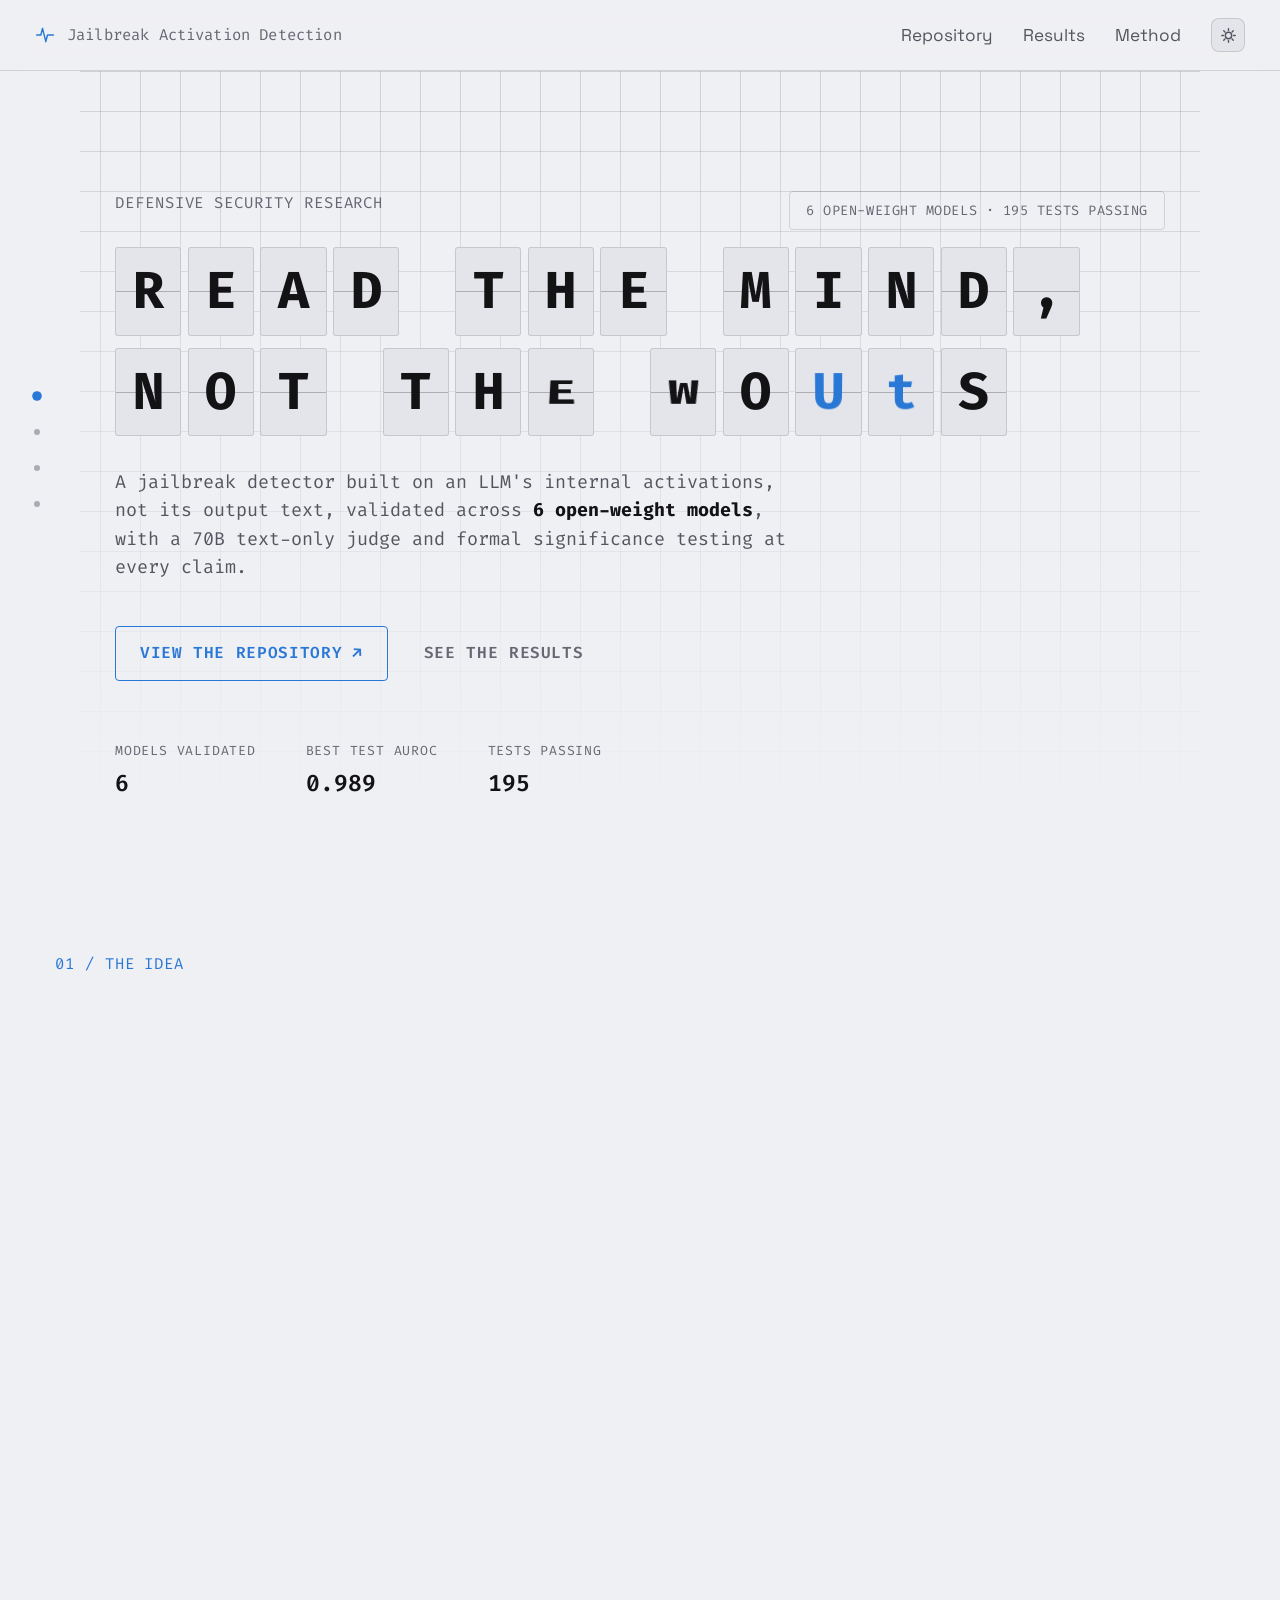
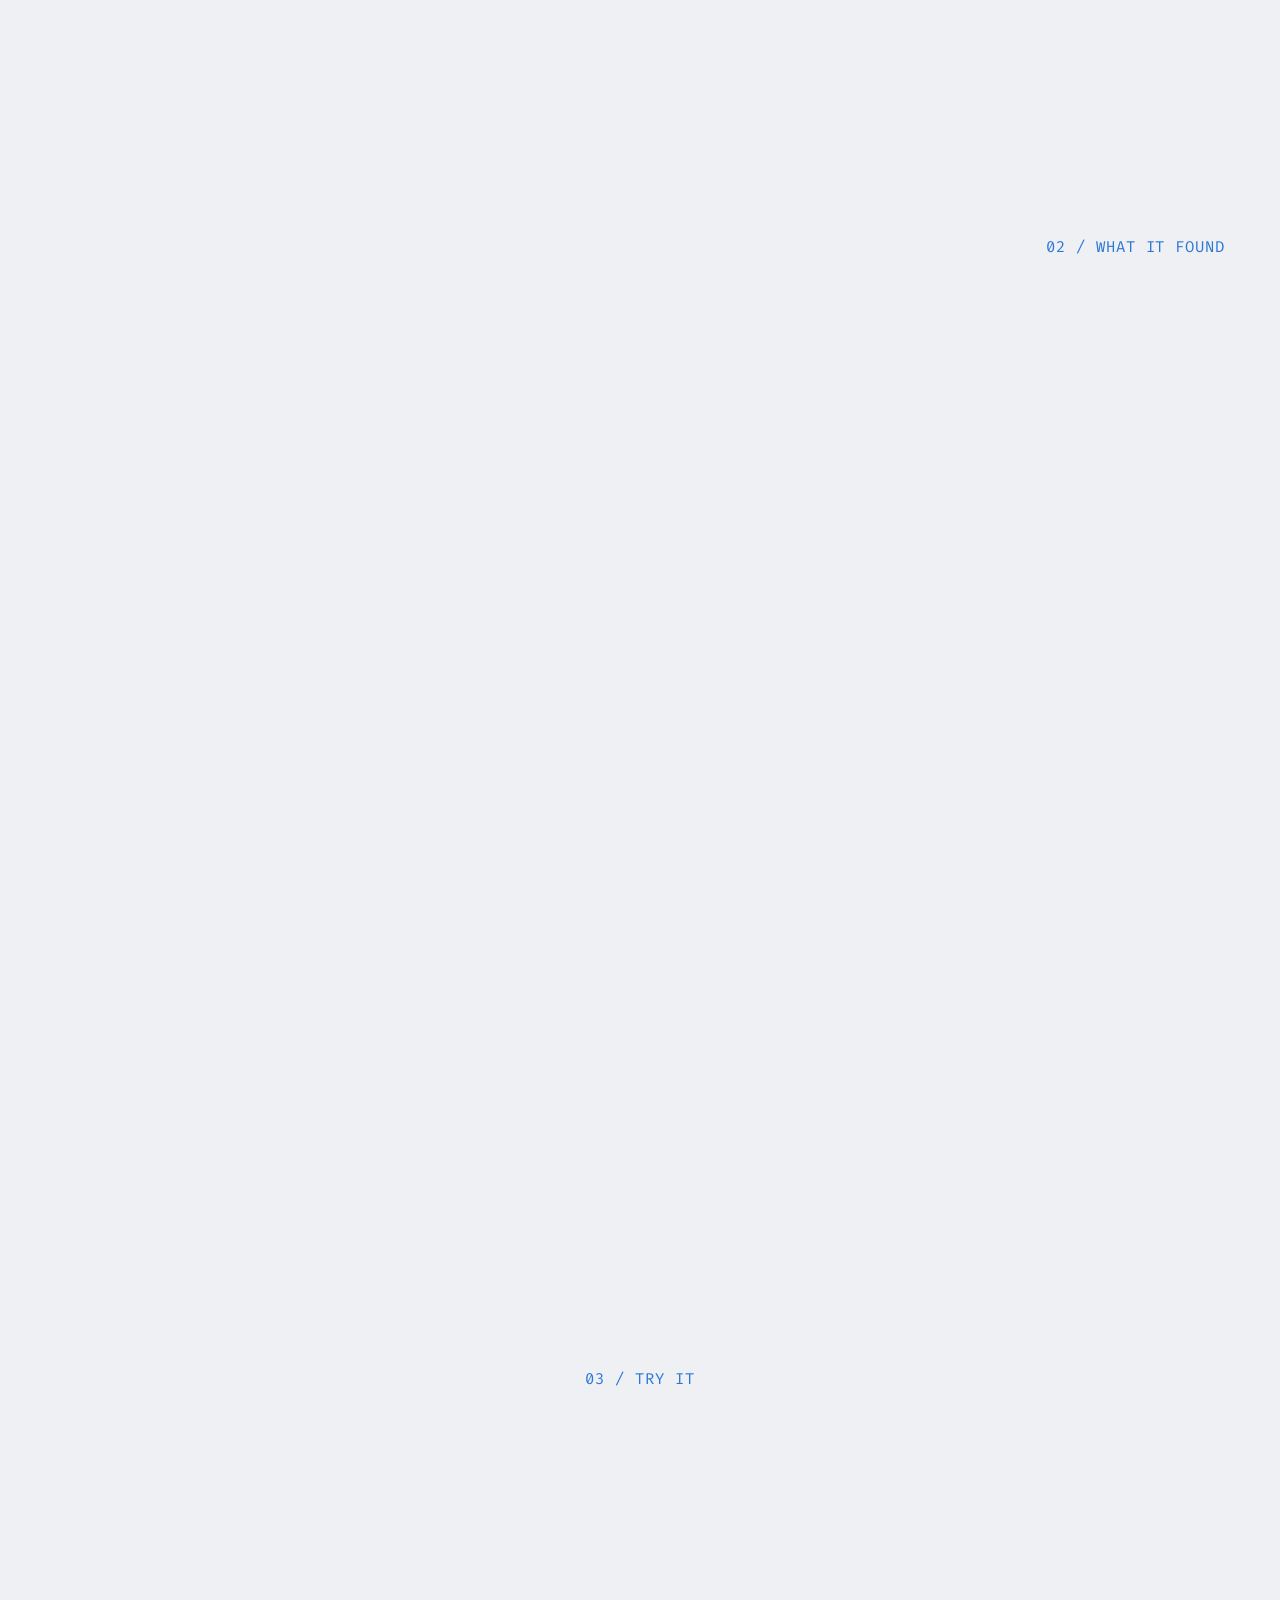
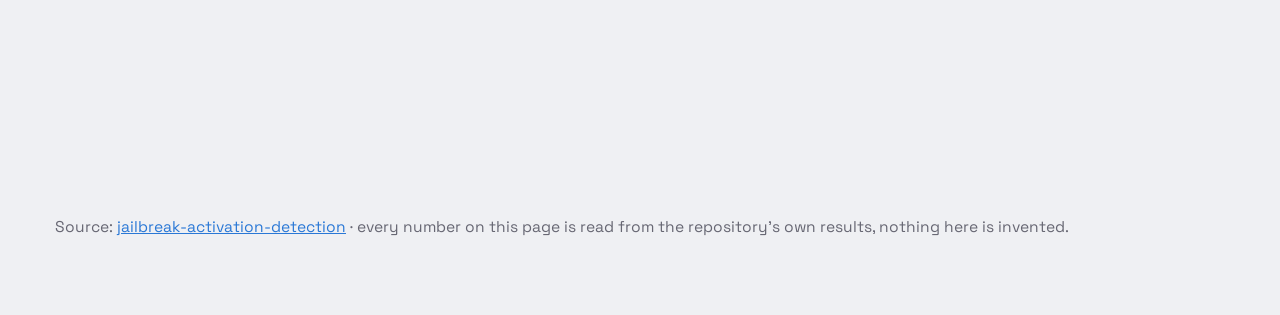
<file: webapp/landing.html>
<!DOCTYPE html>
<html lang="en">
<head>
  <meta charset="UTF-8" />
  <meta name="viewport" content="width=device-width, initial-scale=1.0" />
  <title>Jailbreak Detection via Internal Activations</title>
  <meta name="description" content="Detecting harmful-intent prompts from an LLM's internal activations instead of surface-level filtering, validated across 6 open-weight models." />
  <script>
    (function () {
      var saved = localStorage.getItem("theme");
      if (saved === "light" || saved === "dark") {
        document.documentElement.dataset.theme = saved;
      }
    })();
  </script>
  <link rel="preconnect" href="https://fonts.googleapis.com" />
  <link rel="preconnect" href="https://fonts.gstatic.com" crossorigin />
  <link
    href="https://fonts.googleapis.com/css2?family=Fira+Code:wght@400;500;600;700&family=Space+Grotesk:wght@400;500;600;700&display=swap"
    rel="stylesheet"
  />
  <link rel="icon" href="data:image/svg+xml,%3Csvg xmlns='http://www.w3.org/2000/svg' viewBox='0 0 24 24' fill='none' stroke='%236ea8fe' stroke-width='2.5' stroke-linecap='round' stroke-linejoin='round'%3E%3Cpolyline points='2,12 7,12 9,4 13,20 15,12 22,12'/%3E%3C/svg%3E" />
  <link rel="stylesheet" href="landing.css" />
</head>
<body>
  <div class="cursor-dot" id="cursor-dot" aria-hidden="true"></div>

  <header class="topbar">
    <div class="topbar-inner">
      <div class="brand">
        <span class="brand-mark" aria-hidden="true">
          <svg viewBox="0 0 24 24" fill="none" stroke="currentColor" stroke-width="1.75" stroke-linecap="round" stroke-linejoin="round">
            <polyline points="2,12 7,12 9,4 13,20 15,12 22,12" />
          </svg>
        </span>
        <span class="brand-name">Jailbreak Activation Detection</span>
      </div>
      <nav class="topnav">
        <a href="https://github.com/natalimuca/jailbreak-activation-detection" target="_blank" rel="noopener">Repository</a>
        <a href="#results">Results</a>
        <a href="#how-it-works">Method</a>
      </nav>
      <button id="theme-toggle" class="theme-toggle" type="button" aria-label="Switch to light mode">
        <svg class="icon-sun" viewBox="0 0 24 24" fill="none" stroke="currentColor" stroke-width="2" stroke-linecap="round" stroke-linejoin="round" aria-hidden="true" hidden>
          <circle cx="12" cy="12" r="4.5" />
          <line x1="12" y1="2.5" x2="12" y2="4.8" /><line x1="12" y1="19.2" x2="12" y2="21.5" />
          <line x1="2.5" y1="12" x2="4.8" y2="12" /><line x1="19.2" y1="12" x2="21.5" y2="12" />
          <line x1="5.3" y1="5.3" x2="6.9" y2="6.9" /><line x1="17.1" y1="17.1" x2="18.7" y2="18.7" />
          <line x1="5.3" y1="18.7" x2="6.9" y2="17.1" /><line x1="17.1" y1="6.9" x2="18.7" y2="5.3" />
        </svg>
        <svg class="icon-moon" viewBox="0 0 24 24" fill="none" stroke="currentColor" stroke-width="2" stroke-linecap="round" stroke-linejoin="round" aria-hidden="true">
          <path d="M20 14.5A8.5 8.5 0 1 1 9.5 4a6.8 6.8 0 0 0 10.5 10.5Z" />
        </svg>
      </button>
    </div>
  </header>

  <nav class="section-dots" aria-label="Page sections">
    <a href="#hero" aria-label="Hero"><span></span></a>
    <a href="#how-it-works" aria-label="The idea"><span></span></a>
    <a href="#results" aria-label="Results"><span></span></a>
    <a href="#cta" aria-label="Run the detector"><span></span></a>
  </nav>

  <main>
    <section class="hero" id="hero">
      <p class="hero-badge">6 open-weight models &middot; 195 tests passing</p>
      <p class="hero-kicker">Defensive security research </p>
      <h1 class="flapboard" id="hero-flap" aria-label="READ  THE  MIND, NOT  THE  WORDS"></h1>
      <p class="hero-sub">
        A jailbreak detector built on an LLM's internal activations, not its output
        text, validated across <strong>6 open-weight models</strong>, with a
        70B text-only judge and formal significance testing at every claim.
      </p>
      <div class="hero-actions">
        <a class="btn btn-primary" href="https://github.com/natalimuca/jailbreak-activation-detection" target="_blank" rel="noopener">View the repository</a>
        <a class="btn btn-ghost" href="#results">See the results</a>
      </div>
      <dl class="hero-stats">
        <div><dt>Models validated</dt><dd>6</dd></div>
        <div><dt>Best TEST AUROC</dt><dd>0.989</dd></div>
        <div><dt>Tests passing</dt><dd>195</dd></div>
      </dl>
    </section>

    <section class="section" id="how-it-works">
      <p class="section-kicker">01 / The idea</p>
      <h2>Surface filters read the words. This reads <span class="text-highlight">the state</span> that decides them</h2>
      <p class="section-lead">
        Builds on Arditi et al.'s finding that a single direction in residual-stream
        activation space causally controls refusal across open chat models
        (<a href="https://arxiv.org/abs/2406.11717" target="_blank" rel="noopener">NeurIPS 2024, arXiv:2406.11717</a>).
        A keyword filter or a perplexity check only ever sees a prompt's wording, so
        disguising a harmful request as fiction or roleplay is enough to slip past
        them. An activation-based detector instead reads whatever internal state the
        model itself uses to decide &ldquo;this is harmful&rdquo;, the disguise
        never has to change what the request actually means.
      </p>
      <div class="method-grid">
        <div class="method-card" tabindex="0">
          <span class="method-index">01</span>
          <h3>Dense-direction detector</h3>
          <p>The difference of means between harmful and harmless activations, at the
          layer where it separates best. A new prompt is classified by projecting its
          activation onto this direction and thresholding against a value calibrated
          on held-out data.</p>
        </div>
        <div class="method-card" tabindex="0">
          <span class="method-index">02</span>
          <h3>SAE-feature detector</h3>
          <p>Where the dense direction finds one linear axis, this asks which specific
          sparse, interpretable features  out of tens of thousands per layer,
          are causally responsible for refusal, using each model's own
          pretrained sparse autoencoder.</p>
        </div>
        <div class="method-card" tabindex="0">
          <span class="method-index">03</span>
          <h3>LLM-judge baseline</h3>
          <p>A 70B model (Llama-3.3, via Groq) prompted as a text-only classifier
          is a genuinely strong opponent, not a keyword-list strawman, to make
          the &ldquo;activations beat surface text&rdquo; claim mean something.</p>
        </div>
      </div>
    </section>

    <section class="section" id="results">
      <p class="section-kicker align-right">02 / What it found</p>
      <h2 class="align-right">Six models, real adversarial attacks, and a paired test behind <span class="text-highlight">every claim</span></h2>

      <div class="findings-grid">
        <article class="finding-card" tabindex="0">
          <p class="finding-stat">0.91&ndash;0.99</p>
          <p class="finding-label">AUROC across all 6 models</p>
          <p class="finding-body">Both activation-based detectors crush the surface
          baselines on clean prompts, keyword filtering sits at ~0.60,
          perplexity filtering at ~0.52, essentially chance.</p>
        </article>
        <article class="finding-card" tabindex="0">
          <p class="finding-stat">p = 0.0041</p>
          <p class="finding-label">Dense-direction vs. a 70B judge</p>
          <p class="finding-body">Tested on 3 models against Llama-3.3-70B reading
          the same prompts as text: activation-based ranking wins every time,
          significantly (DeLong p = 0.0041 / 0.0015 / 0.0053).</p>
        </article>
        <article class="finding-card" tabindex="0">
          <p class="finding-stat">Q = 44.55</p>
          <p class="finding-label">PAIR-paraphrase robustness spread</p>
          <p class="finding-body">Real published jailbreak attacks (JailbreakBench's
          PAIR and GCG), not synthetic ones. Cochran's Q across all 6 models
          confirms the spread is real, not noise (p &lt; 1e-6).</p>
        </article>
        <article class="finding-card" tabindex="0">
          <p class="finding-stat">195 tests</p>
          <p class="finding-label">Every number traces to a script</p>
          <p class="finding-body">Logic lives in tested <code>src/</code> modules;
          <code>scripts/</code> are standalone pipeline stages, one per experiment
          and no notebook-cell numbers that can't be reproduced.</p>
        </article>
        <article class="finding-card" tabindex="0">
          <p class="finding-stat">52.4% &rarr; 71.4%</p>
          <p class="finding-label">A mechanistic fix, tested and confirmed</p>
          <p class="finding-body">Two linear fixes for Qwen3&ndash;8B's paraphrase
          weakness failed &mdash; one hurt clean accuracy, one never passed its own
          validation check. A non-linear combiner over the same features didn't,
          and the gain replicates (p&nbsp;=&nbsp;0.0072) on an independent
          78-prompt set.</p>
        </article>
      </div>

      <div class="table-wrap">
        <table class="results-table">
          <caption>Dense-direction detector, held-out TEST split (n=288)</caption>
          <thead>
            <tr><th>Model</th><th>TEST accuracy</th><th>TEST AUROC</th><th>PAIR detection</th></tr>
          </thead>
          <tbody>
            <tr><td>DeepSeek-R1-Distill-Qwen-1.5B</td><td>84.7%</td><td>0.911</td><td>9.5%</td></tr>
            <tr><td>Qwen2.5-1.5B-Instruct</td><td>89.2%</td><td>0.970</td><td>47.6%</td></tr>
            <tr><td>SmolLM2-1.7B-Instruct</td><td>84.7%</td><td>0.945</td><td>100.0%</td></tr>
            <tr><td>Qwen3-8B</td><td>92.0%</td><td>0.983</td><td>52.4%</td></tr>
            <tr class="row-best"><td>Llama-3.1-8B-Instruct</td><td>93.1%</td><td>0.989</td><td>71.4%</td></tr>
            <tr><td>Gemma-2-9B-it</td><td>93.1%</td><td>0.984</td><td>47.6%</td></tr>
          </tbody>
        </table>
      </div>
    </section>

    <section class="section cta-section" id="cta">
      <p class="section-kicker">03 / Try it</p>
      <h2>Try it against <span class="text-highlight">a real jailbreak attack</span></h2>
      <p class="section-lead">
        The interactive detector runs locally against your own GPU, five
        detectors side by side on one prompt, with published PAIR/GCG attacks one
        click away.
      </p>
      <div class="hero-actions">
        <a id="run-detector" class="btn btn-primary" href="https://github.com/natalimuca/jailbreak-activation-detection#reproduce" target="_blank" rel="noopener">Run the detector</a>
        <a class="btn btn-ghost" href="https://github.com/natalimuca/jailbreak-activation-detection/blob/master/reports/RESULTS.md" target="_blank" rel="noopener">Read the full results</a>
      </div>
    </section>
  </main>

  <footer class="page-footer">
    <p>Source: <a href="https://github.com/natalimuca/jailbreak-activation-detection" target="_blank" rel="noopener">jailbreak-activation-detection</a>
    &middot; every number on this page is read from the repository's own results, nothing here is invented.</p>
  </footer>

  <script src="landing.js"></script>
</body>
</html>
</file>
<file: webapp/landing.css>
:root {
  font-size: 20px;
  --font-ui: "Space Grotesk", -apple-system, BlinkMacSystemFont, "Segoe UI", Roboto, sans-serif;
  --font-mono: "Fira Code", ui-monospace, SFMono-Regular, Menlo, Consolas, monospace;
  --radius-sm: 8px;
  --radius-md: 12px;
  --transition-fast: 140ms ease;
}


:root,
:root[data-theme="dark"] {
  color-scheme: dark;
  --color-bg: #0a0a0b;
  --color-surface: #0e0e10;
  --color-surface-2: #17171a;
  --color-surface-hover: rgba(255, 255, 255, 0.035);
  --color-border: rgba(255, 255, 255, 0.09);
  --color-border-strong: rgba(255, 255, 255, 0.16);
  --color-text: #f2f2f3;
  --color-text-muted: #9a9aa2;
  --color-text-dim: #7a7a84;
  --color-primary: #3987e5;
  --color-primary-ink: #0a0a0b;
  --color-accent: #3987e5;
  --chart-blue: #3987e5;
  --chart-amber: #ffb047;
}

@media (prefers-color-scheme: light) {
  :root:not([data-theme]) {
    color-scheme: light;
    --color-bg: #eff0f3;
    --color-surface: #ffffff;
    --color-surface-2: #e4e5ea;
    --color-surface-hover: rgba(0, 0, 0, 0.045);
    --color-border: rgba(0, 0, 0, 0.13);
    --color-border-strong: rgba(0, 0, 0, 0.24);
    --color-text: #131316;
    --color-text-muted: #55555f;
    --color-text-dim: #676773;
    --panel-shadow: 0 1px 2px rgba(16, 16, 24, 0.05), 0 2px 6px rgba(16, 16, 24, 0.04);
    --color-primary: #2a78d6;
    --color-primary-ink: #ffffff;
    --color-accent: #2a78d6;
    --chart-blue: #2a78d6;
    --chart-amber: #ffa225;
  }
}

:root[data-theme="light"] {
  color-scheme: light;
  --color-bg: #eff0f3;
  --color-surface: #ffffff;
  --color-surface-2: #e4e5ea;
  --color-surface-hover: rgba(0, 0, 0, 0.045);
  --color-border: rgba(0, 0, 0, 0.13);
  --color-border-strong: rgba(0, 0, 0, 0.24);
  --color-text: #131316;
  --color-text-muted: #55555f;
  --color-text-dim: #676773;
  --panel-shadow: 0 1px 2px rgba(16, 16, 24, 0.05), 0 2px 6px rgba(16, 16, 24, 0.04);
  --color-primary: #2a78d6;
  --color-primary-ink: #ffffff;
  --color-accent: #2a78d6;
  --chart-blue: #2a78d6;
  --chart-amber: #ffa225;
}

* {
  box-sizing: border-box;
}

[hidden] {
  display: none !important;
}

html {
  scroll-behavior: smooth;
  scrollbar-width: none;
  -ms-overflow-style: none;
}

html::-webkit-scrollbar {
  display: none;
}

@media (prefers-reduced-motion: reduce) {
  html {
    scroll-behavior: auto;
  }
}

body {
  margin: 0;
  font-family: var(--font-ui);
  background: var(--color-bg);
  color: var(--color-text);
  line-height: 1.55;
}

a {
  color: var(--color-primary);
}

code {
  font-family: var(--font-mono);
  font-size: 0.88em;
  background: var(--color-surface-2);
  padding: 0.1em 0.4em;
  border-radius: 4px;
}

/* -- Topbar -- */

.topbar {
  position: sticky;
  top: 0;
  z-index: 10;
  background: color-mix(in srgb, var(--color-bg) 88%, transparent);
  backdrop-filter: blur(12px);
  border-bottom: 1px solid var(--color-border);
}

.topbar-inner {
  max-width: 74rem;
  margin: 0 auto;
  padding: 0.9rem 1.75rem;
  display: flex;
  align-items: center;
  gap: 1.5rem;
}

.brand {
  display: flex;
  align-items: center;
  gap: 0.6rem;
  margin-right: auto;
}

.brand-mark {
  display: grid;
  place-items: center;
  flex-shrink: 0;
  color: var(--color-primary);
}

.brand-mark svg {
  width: 20px;
  height: 20px;
}

.brand-name {
  font-family: var(--font-mono);
  font-size: 0.78rem;
  letter-spacing: 0.01em;
  color: var(--color-text-dim);
}

.topnav {
  display: flex;
  gap: 1.5rem;
}

.topnav a {
  font-size: 0.86rem;
  color: var(--color-text-muted);
  text-decoration: none;
}

.topnav a:hover {
  color: var(--color-text);
}

.theme-toggle {
  display: grid;
  place-items: center;
  width: 34px;
  height: 34px;
  flex-shrink: 0;
  border-radius: var(--radius-sm);
  background: var(--color-surface-2);
  color: var(--color-text-muted);
  border: 1px solid var(--color-border);
  cursor: pointer;
}

.theme-toggle svg {
  width: 17px;
  height: 17px;
}

/* -- Scroll reveal -- */

.reveal {
  opacity: 0;
  transform: translateY(28px);
  transition: opacity 700ms ease, transform 700ms ease;
}

.reveal.is-revealed {
  opacity: 1;
  transform: translateY(0);
}

@media (prefers-reduced-motion: reduce) {
  .reveal {
    opacity: 1;
    transform: none;
    transition: none;
  }
}

.text-highlight {
  padding: 0 0.12em;
  margin: 0 -0.12em;
  color: var(--color-text);
  background-image: linear-gradient(var(--chart-amber), var(--chart-amber));
  background-repeat: no-repeat;
  background-position: 0 0;
  background-size: 0% 100%;
  transition: background-size 650ms ease, color 300ms ease 350ms;
}

.text-highlight.is-revealed {
  color: var(--color-bg);
  background-size: 100% 100%;
}

@media (prefers-reduced-motion: reduce) {
  .text-highlight {
    color: var(--color-bg);
    background-size: 100% 100%;
    transition: none;
  }
}

/* -- Custom cursor dot (feature-grid hover) -- */

.cursor-dot {
  position: fixed;
  top: 0;
  left: 0;
  width: 28px;
  height: 28px;
  border-radius: 50%;
  background: var(--chart-amber);
  pointer-events: none;
  z-index: 50;
  opacity: 0;
  transform: translate(-50%, -50%);
  transition: opacity 200ms ease, transform 90ms linear;
  will-change: transform;
}

.cursor-dot.is-active {
  opacity: 0.8;
}

@media (hover: none), (prefers-reduced-motion: reduce) {
  .cursor-dot {
    display: none;
  }
}

/* -- Section dot nav -- */

.section-dots {
  position: fixed;
  top: 50%;
  left: 1.4rem;
  transform: translateY(-50%);
  z-index: 5;
  display: flex;
  flex-direction: column;
  gap: 0.9rem;
}

.section-dots a {
  display: block;
  padding: 0.3rem;
}

.section-dots span {
  display: block;
  width: 6px;
  height: 6px;
  border-radius: 50%;
  background: var(--color-text-dim);
  opacity: 0.5;
  transition: background var(--transition-fast), opacity var(--transition-fast), transform var(--transition-fast);
}

.section-dots a:hover span {
  opacity: 1;
}

.section-dots a.is-active span {
  background: var(--color-primary);
  opacity: 1;
  transform: scale(1.6);
}

@media (max-width: 900px) {
  .section-dots {
    display: none;
  }
}

/* -- Hero -- */

.hero {
  position: relative;
  max-width: 56rem;
  margin: 0 auto;
  padding: 6rem 1.75rem 4rem;
  text-align: left;
  background-image:
    linear-gradient(to bottom, transparent 0%, var(--color-bg) 92%),
    linear-gradient(var(--color-border) 1px, transparent 1px),
    linear-gradient(90deg, var(--color-border) 1px, transparent 1px);
  background-size: 100% 100%, 40px 40px, 40px 40px;
  background-position: center top;
}

.hero-badge {
  position: absolute;
  top: 6rem;
  right: 1.75rem;
  margin: 0;
  padding: 0.4rem 0.8rem;
  font-family: var(--font-mono);
  font-size: 0.68rem;
  letter-spacing: 0.04em;
  text-transform: uppercase;
  color: var(--color-text-dim);
  border: 1px solid var(--color-border);
  border-radius: 4px;
}

.hero-kicker {
  font-family: var(--font-mono);
  font-size: 0.78rem;
  letter-spacing: 0.06em;
  text-transform: uppercase;
  color: var(--color-text-dim);
  margin: 0 0 1.6rem;
}

.flapboard {
  display: flex;
  flex-wrap: wrap;
  row-gap: 0.6rem;
  column-gap: 1.4rem;
  margin: 0 0 1.6rem;
  font-family: var(--font-mono);
  font-weight: 700;
  font-size: clamp(1.3rem, 4.2vw, 2.6rem);
  line-height: 1.2;
  color: var(--color-text);
}

.flap-word {
  display: inline-flex;
  flex-wrap: nowrap;
  gap: 0.32rem;
}

.flap-unit {
  display: inline-grid;
  place-items: center;
  position: relative;
  min-width: 1em;
  height: 1.7em;
  padding: 0 0.32em;
  background: var(--color-surface-2);
  border: 1px solid var(--color-border);
  border-radius: 3px;
  perspective: 240px;
}

.flap-unit::after {
  content: "";
  position: absolute;
  left: 0;
  right: 0;
  top: 50%;
  height: 1px;
  background: var(--color-border-strong);
}

.flap-card {
  display: inline-block;
  position: relative;
  z-index: 1;
  transform-style: preserve-3d;
  backface-visibility: hidden;
}

.flap-card.is-scrambling {
  color: var(--color-primary);
}

.hero-sub {
  max-width: 34rem;
  margin: 0 0 2.2rem;
  font-family: var(--font-mono);
  color: var(--color-text-muted);
  font-size: 0.92rem;
}

.hero-sub strong {
  color: var(--color-text);
}

.hero-actions {
  display: flex;
  justify-content: flex-start;
  align-items: center;
  gap: 1.75rem;
  flex-wrap: wrap;
  margin-bottom: 3rem;
}

.btn {
  display: inline-flex;
  align-items: center;
  gap: 0.5rem;
  padding: 0.7rem 1.2rem;
  border: 1px solid transparent;
  border-radius: 4px;
  font-family: var(--font-mono);
  font-size: 0.8rem;
  font-weight: 600;
  text-transform: uppercase;
  letter-spacing: 0.04em;
  text-decoration: none;
  transition: opacity var(--transition-fast), border-color var(--transition-fast), transform 120ms ease-out;
}

.btn:active {
  transform: scale(0.97);
}

.btn-primary {
  background: transparent;
  color: var(--color-primary);
  border-color: var(--color-primary);
}

.btn-primary::after {
  content: "\2197";
}

.btn-primary:hover {
  background: color-mix(in srgb, var(--color-primary) 12%, transparent);
}

.btn-ghost {
  padding-left: 0;
  padding-right: 0;
  background: none;
  color: var(--color-text-dim);
}

.btn-ghost:hover {
  color: var(--color-text-muted);
}

.hero-stats {
  display: flex;
  justify-content: flex-start;
  gap: 2.5rem;
  flex-wrap: wrap;
  margin: 0;
}

.hero-stats > div {
  display: flex;
  flex-direction: column;
  gap: 0.25rem;
}

.hero-stats dt {
  font-family: var(--font-mono);
  font-size: 0.66rem;
  text-transform: uppercase;
  letter-spacing: 0.06em;
  color: var(--color-text-dim);
}

.hero-stats dd {
  margin: 0;
  font-family: var(--font-mono);
  font-weight: 600;
  font-size: 1.15rem;
  color: var(--color-text);
}

.cta-section .hero-actions {
  justify-content: center;
}

/* -- Sections -- */

.section {
  max-width: 62rem;
  margin: 0 auto;
  padding: 3.5rem 1.75rem;
}

.section-kicker {
  font-family: var(--font-mono);
  font-size: 0.78rem;
  letter-spacing: 0.06em;
  text-transform: uppercase;
  color: var(--color-primary);
  margin: 0 0 0.7rem;
}

.section h2 {
  font-size: clamp(1.3rem, 3vw, 1.7rem);
  line-height: 1.35;
  margin: 0 0 1.1rem;
  max-width: 40rem;
  text-transform: uppercase;
}

.align-right {
  text-align: right;
}

.section h2.align-right {
  margin-left: auto;
}

.section-lead {
  max-width: 40rem;
  color: var(--color-text-muted);
  margin: 0 0 2rem;
}

.method-grid {
  display: grid;
  grid-template-columns: repeat(auto-fit, minmax(min(16rem, 100%), 1fr));
  gap: 1rem;
}

.method-card {
  padding: 1.4rem;
  background: var(--color-surface);
  border: 1px solid var(--color-border);
  border-radius: var(--radius-md);
  box-shadow: var(--panel-shadow, none);
  transition: border-color 200ms ease;
}

.method-card:hover,
.method-card:focus-visible {
  border-color: var(--chart-amber);
  outline: none;
}

.method-index {
  display: inline-grid;
  place-items: center;
  width: 26px;
  height: 26px;
  border-radius: 6px;
  background: var(--color-surface-2);
  color: var(--color-text-muted);
  font-family: var(--font-mono);
  font-size: 0.7rem;
  font-weight: 600;
  margin-bottom: 0.9rem;
}

.method-card h3 {
  font-size: 0.98rem;
  margin: 0 0 0.5rem;
}

.method-card p {
  font-size: 0.86rem;
  color: var(--color-text-muted);
  margin: 0;
}

@media (hover: hover) and (pointer: fine) {
  .method-card p {
    opacity: 0.1;
    transform: translateY(4px);
    transition: opacity 250ms ease, transform 250ms ease;
  }

  .method-card:hover p,
  .method-card:focus-visible p {
    opacity: 1;
    transform: translateY(0);
  }
}

.findings-grid {
  display: flex;
  gap: 1rem;
  margin-bottom: 2.5rem;
  overflow-x: auto;
  overflow-y: hidden;
  scroll-snap-type: x proximity;
  scroll-padding-left: 1.75rem;
  padding-bottom: 0.5rem;
  scrollbar-width: none;
  -ms-overflow-style: none;
}

.findings-grid::-webkit-scrollbar {
  display: none;
}

.finding-card {
  flex: 0 0 clamp(14rem, 32vw, 18rem);
  scroll-snap-align: start;
}

.finding-card {
  padding: 1.3rem;
  background: var(--color-surface);
  border: 1px solid var(--color-border);
  border-radius: var(--radius-md);
  box-shadow: var(--panel-shadow, none);
  transition: border-color 200ms ease;
}

.finding-card:hover,
.finding-card:focus-visible {
  border-color: var(--chart-amber);
  outline: none;
}

.finding-stat {
  font-family: var(--font-mono);
  font-size: 1.5rem;
  font-weight: 700;
  color: var(--color-primary);
  margin: 0 0 0.15rem;
}

.finding-label {
  font-size: 0.78rem;
  color: var(--color-text-dim);
  margin: 0 0 0.7rem;
}

.finding-body {
  font-size: 0.83rem;
  color: var(--color-text-muted);
  margin: 0;
}

@media (hover: hover) and (pointer: fine) {
  .finding-body {
    opacity: 0.1;
    transform: translateY(4px);
    transition: opacity 250ms ease, transform 250ms ease;
  }

  .finding-card:hover .finding-body,
  .finding-card:focus-visible .finding-body {
    opacity: 1;
    transform: translateY(0);
  }
}

.table-wrap {
  overflow-x: auto;
  border: 1px solid var(--color-border);
  border-radius: var(--radius-md);
}

.results-table {
  width: 100%;
  border-collapse: collapse;
  font-size: 0.86rem;
}

.results-table caption {
  text-align: left;
  padding: 0.9rem 1.1rem;
  font-size: 0.76rem;
  color: var(--color-text-dim);
  background: var(--color-surface-2);
}

.results-table th,
.results-table td {
  padding: 0.65rem 1.1rem;
  text-align: left;
  border-top: 1px solid var(--color-border);
  white-space: nowrap;
}

.results-table th {
  font-size: 0.72rem;
  text-transform: uppercase;
  letter-spacing: 0.04em;
  color: var(--color-text-dim);
  font-weight: 600;
}

.results-table td:not(:first-child) {
  font-family: var(--font-mono);
}

.row-best td {
  color: var(--color-text);
  font-weight: 600;
}

.cta-section {
  text-align: center;
}

.cta-section h2,
.cta-section .section-lead {
  margin-left: auto;
  margin-right: auto;
}

/* -- Footer -- */

.page-footer {
  max-width: 62rem;
  margin: 0 auto;
  padding: 2rem 1.75rem 3rem;
  font-size: 0.78rem;
  color: var(--color-text-dim);
}

@media (max-width: 560px) {
  .topnav {
    display: none;
  }
}

@media (max-width: 700px) {
  .hero-badge {
    position: static;
    display: inline-block;
    margin: 0 0 1.4rem;
  }
}
</file>
